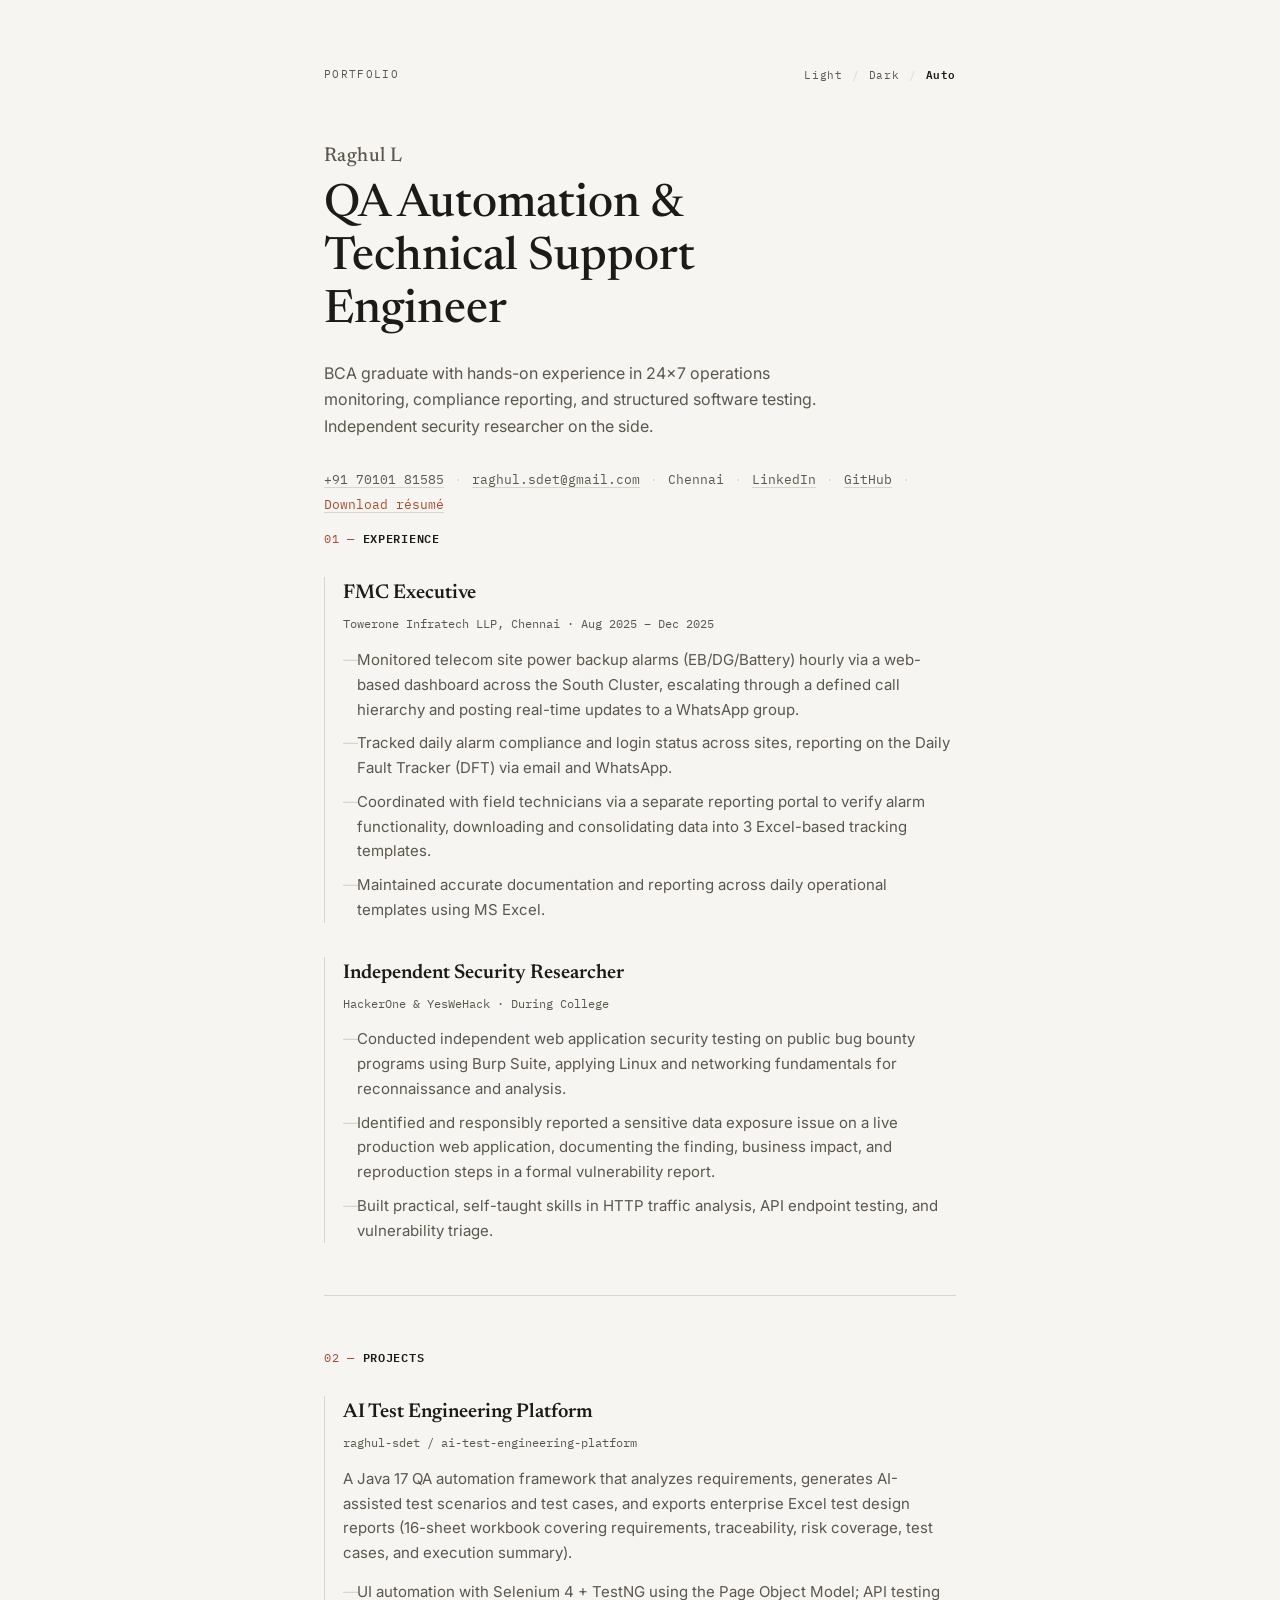
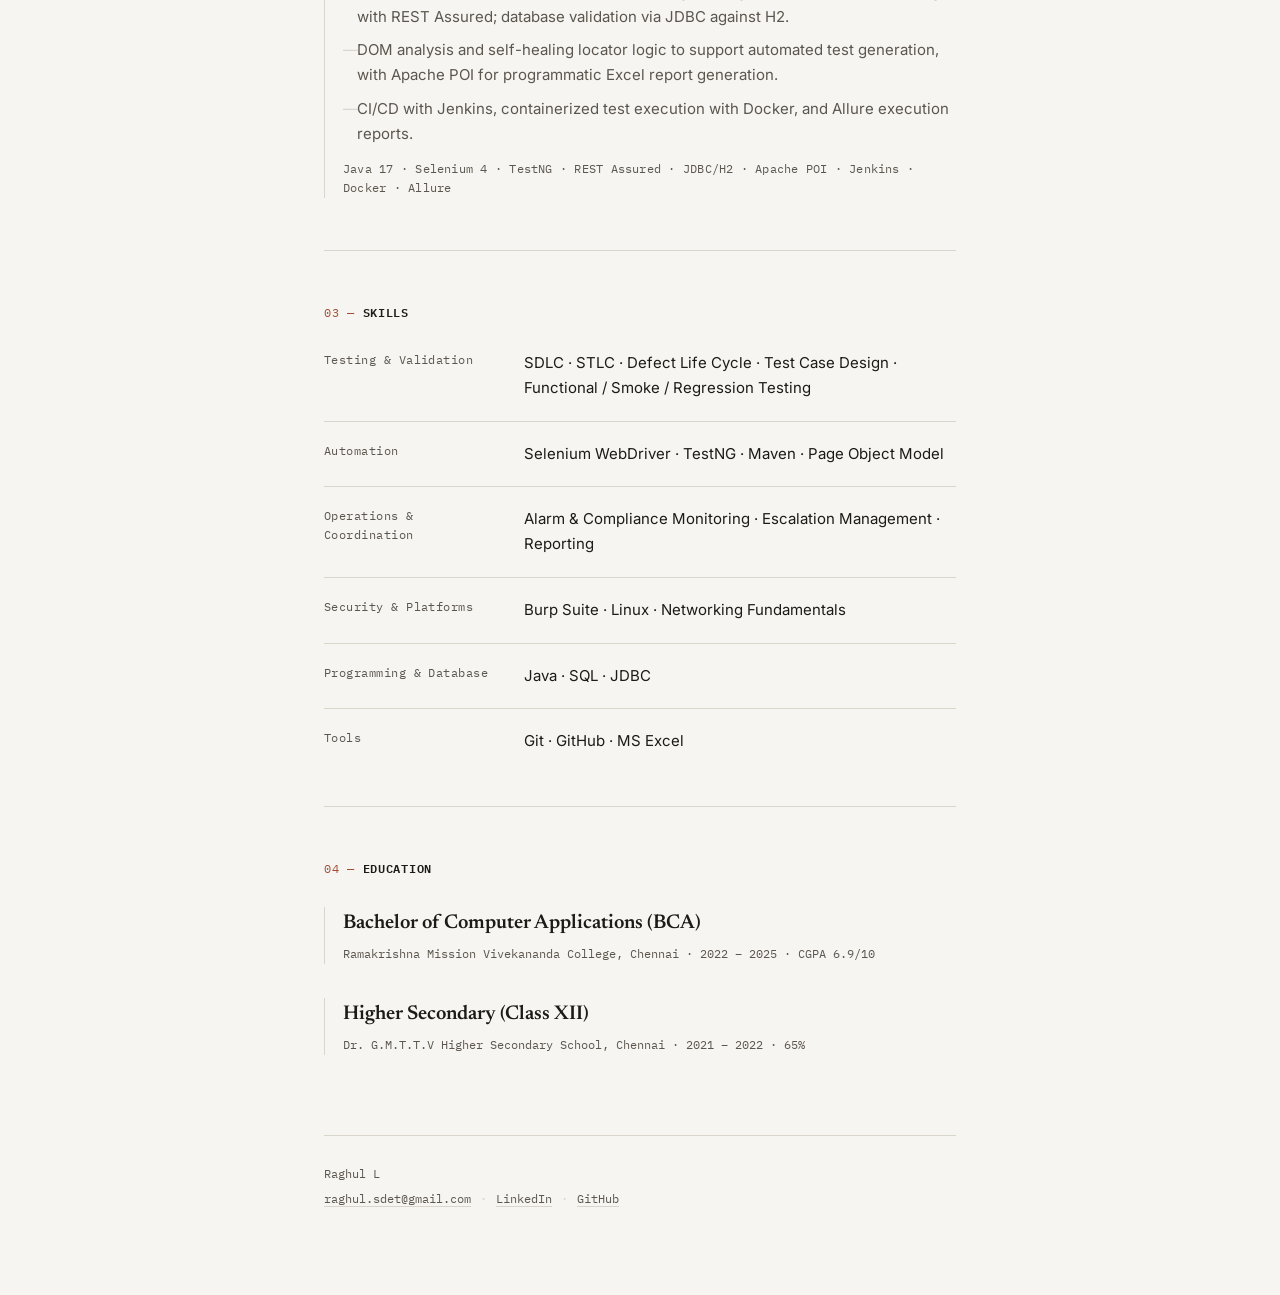
<file: index.html>
<!DOCTYPE html>
<html lang="en">
<head>
<meta charset="UTF-8">
<meta name="viewport" content="width=device-width, initial-scale=1.0">
<title>Raghul L — QA Automation &amp; Technical Support Engineer</title>
<meta name="description" content="Raghul L — QA Automation and Technical Support Engineer. Manual &amp; automation testing, telecom FMC operations, independent security research.">
<script>
  (function(){
    var saved = localStorage.getItem('theme-preference');
    var theme = saved || 'system';
    var resolved = theme === 'system'
      ? (window.matchMedia('(prefers-color-scheme: dark)').matches ? 'dark' : 'light')
      : theme;
    document.documentElement.setAttribute('data-theme', resolved);
    document.documentElement.setAttribute('data-theme-pref', theme);
  })();
</script>
<link rel="preconnect" href="https://fonts.googleapis.com">
<link rel="preconnect" href="https://fonts.gstatic.com" crossorigin>
<link href="https://fonts.googleapis.com/css2?family=Newsreader:ital,opsz,wght@0,6..72,400;0,6..72,500;0,6..72,600;1,6..72,400&family=Inter:wght@400;500;600&family=IBM+Plex+Mono:wght@500&display=swap" rel="stylesheet">
<link rel="stylesheet" href="style.css">
</head>
<body>

<div class="wrap">

  <header class="masthead">
    <div class="masthead-top">
      <p class="kicker">Portfolio</p>
      <nav class="theme-switch" aria-label="Theme">
        <button type="button" data-theme-choice="light">Light</button>
        <span class="sep">/</span>
        <button type="button" data-theme-choice="dark">Dark</button>
        <span class="sep">/</span>
        <button type="button" data-theme-choice="system">Auto</button>
      </nav>
    </div>

    <h1 class="name">Raghul L</h1>
    <p class="role">QA Automation &amp; Technical Support Engineer</p>
    <p class="intro">BCA graduate with hands-on experience in 24×7 operations
      monitoring, compliance reporting, and structured software testing.
      Independent security researcher on the side.</p>

    <p class="contact">
      <a href="tel:+917010181585">+91 70101 81585</a>
      <span class="sep">·</span>
      <a href="mailto:raghul.sdet@gmail.com">raghul.sdet@gmail.com</a>
      <span class="sep">·</span>
      <span>Chennai</span>
      <span class="sep">·</span>
      <a href="https://www.linkedin.com/in/raghul-l-b46627315/" target="_blank" rel="noopener">LinkedIn</a>
      <span class="sep">·</span>
      <a href="https://github.com/Raghul-sdet" target="_blank" rel="noopener">GitHub</a>
      <span class="sep">·</span>
      <a href="resume.pdf" download class="resume-link">Download résumé</a>
    </p>
  </header>

  <main>

    <section class="section" aria-labelledby="experience-h">
      <p class="section-num">01 — <span id="experience-h">Experience</span></p>

      <article class="entry">
        <div class="entry-head">
          <h3>FMC Executive</h3>
          <p class="entry-meta">Towerone Infratech LLP, Chennai · Aug 2025 – Dec 2025</p>
        </div>
        <ul>
          <li>Monitored telecom site power backup alarms (EB/DG/Battery) hourly
            via a web-based dashboard across the South Cluster, escalating
            through a defined call hierarchy and posting real-time updates to
            a WhatsApp group.</li>
          <li>Tracked daily alarm compliance and login status across sites,
            reporting on the Daily Fault Tracker (DFT) via email and WhatsApp.</li>
          <li>Coordinated with field technicians via a separate reporting
            portal to verify alarm functionality, downloading and
            consolidating data into 3 Excel-based tracking templates.</li>
          <li>Maintained accurate documentation and reporting across daily
            operational templates using MS Excel.</li>
        </ul>
      </article>

      <article class="entry">
        <div class="entry-head">
          <h3>Independent Security Researcher</h3>
          <p class="entry-meta">HackerOne &amp; YesWeHack · During College</p>
        </div>
        <ul>
          <li>Conducted independent web application security testing on
            public bug bounty programs using Burp Suite, applying Linux and
            networking fundamentals for reconnaissance and analysis.</li>
          <li>Identified and responsibly reported a sensitive data exposure
            issue on a live production web application, documenting the
            finding, business impact, and reproduction steps in a formal
            vulnerability report.</li>
          <li>Built practical, self-taught skills in HTTP traffic analysis,
            API endpoint testing, and vulnerability triage.</li>
        </ul>
      </article>
    </section>

    <section class="section" aria-labelledby="projects-h">
      <p class="section-num">02 — <span id="projects-h">Projects</span></p>

      <article class="entry">
        <div class="entry-head">
          <h3>AI Test Engineering Platform</h3>
          <p class="entry-meta">raghul-sdet / ai-test-engineering-platform</p>
        </div>
        <p class="entry-desc">A Java 17 QA automation framework that analyzes
          requirements, generates AI-assisted test scenarios and test cases,
          and exports enterprise Excel test design reports (16-sheet workbook
          covering requirements, traceability, risk coverage, test cases, and
          execution summary).</p>
        <ul>
          <li>UI automation with Selenium 4 + TestNG using the Page Object
            Model; API testing with REST Assured; database validation via
            JDBC against H2.</li>
          <li>DOM analysis and self-healing locator logic to support
            automated test generation, with Apache POI for programmatic Excel
            report generation.</li>
          <li>CI/CD with Jenkins, containerized test execution with Docker,
            and Allure execution reports.</li>
        </ul>
        <p class="stack">Java 17 · Selenium 4 · TestNG · REST Assured · JDBC/H2 · Apache POI · Jenkins · Docker · Allure</p>
      </article>
    </section>

    <section class="section" aria-labelledby="skills-h">
      <p class="section-num">03 — <span id="skills-h">Skills</span></p>

      <div class="skills">
        <div class="skill-group">
          <p class="skill-label">Testing &amp; Validation</p>
          <p class="skill-value">SDLC · STLC · Defect Life Cycle · Test Case Design · Functional / Smoke / Regression Testing</p>
        </div>
        <div class="skill-group">
          <p class="skill-label">Automation</p>
          <p class="skill-value">Selenium WebDriver · TestNG · Maven · Page Object Model</p>
        </div>
        <div class="skill-group">
          <p class="skill-label">Operations &amp; Coordination</p>
          <p class="skill-value">Alarm &amp; Compliance Monitoring · Escalation Management · Reporting</p>
        </div>
        <div class="skill-group">
          <p class="skill-label">Security &amp; Platforms</p>
          <p class="skill-value">Burp Suite · Linux · Networking Fundamentals</p>
        </div>
        <div class="skill-group">
          <p class="skill-label">Programming &amp; Database</p>
          <p class="skill-value">Java · SQL · JDBC</p>
        </div>
        <div class="skill-group">
          <p class="skill-label">Tools</p>
          <p class="skill-value">Git · GitHub · MS Excel</p>
        </div>
      </div>
    </section>

    <section class="section" aria-labelledby="education-h">
      <p class="section-num">04 — <span id="education-h">Education</span></p>

      <div class="entry">
        <div class="entry-head">
          <h3>Bachelor of Computer Applications (BCA)</h3>
          <p class="entry-meta">Ramakrishna Mission Vivekananda College, Chennai · 2022 – 2025 · CGPA 6.9/10</p>
        </div>
      </div>
      <div class="entry">
        <div class="entry-head">
          <h3>Higher Secondary (Class XII)</h3>
          <p class="entry-meta">Dr. G.M.T.T.V Higher Secondary School, Chennai · 2021 – 2022 · 65%</p>
        </div>
      </div>
    </section>

  </main>

  <footer class="footer">
    <p>Raghul L</p>
    <p class="footer-links">
      <a href="mailto:raghul.sdet@gmail.com">raghul.sdet@gmail.com</a>
      <span class="sep">·</span>
      <a href="https://www.linkedin.com/in/raghul-l-b46627315/" target="_blank" rel="noopener">LinkedIn</a>
      <span class="sep">·</span>
      <a href="https://github.com/Raghul-sdet" target="_blank" rel="noopener">GitHub</a>
    </p>
  </footer>

</div>

<script src="script.js"></script>
</body>
</html>
</file>
<file: style.css>
/* ===================================================================
   TOKENS
   =================================================================== */
:root{
  --bg:        #F7F5F1;
  --text:      #1C1B19;
  --text-soft: #5B564E;
  --rule:      #DAD5CB;
  --accent:    #A34E33;
  --font-serif: 'Newsreader', Georgia, serif;
  --font-sans:  'Inter', -apple-system, sans-serif;
  --font-mono:  'IBM Plex Mono', ui-monospace, monospace;
  --max: 680px;
}

html[data-theme="dark"]{
  --bg:        #17150F;
  --text:      #ECE7DC;
  --text-soft: #A69E8E;
  --rule:      #34302A;
  --accent:    #E0895F;
}

*{ box-sizing:border-box; }

body{
  margin:0;
  background:var(--bg);
  color:var(--text);
  font-family:var(--font-sans);
  line-height:1.65;
  -webkit-font-smoothing:antialiased;
  transition:background-color .15s ease, color .15s ease;
}

@media (prefers-reduced-motion: reduce){
  body{ transition:none; }
}

.wrap{
  max-width:var(--max);
  margin:0 auto;
  padding:64px 24px 80px;
}

a{ color:var(--text); text-decoration-color:var(--rule); text-underline-offset:3px; }
a:hover{ color:var(--accent); text-decoration-color:var(--accent); }
a:focus-visible, button:focus-visible{
  outline:2px solid var(--accent);
  outline-offset:3px;
}

.sep{ color:var(--rule); margin:0 2px; }

ul{ margin:0; padding:0; list-style:none; }

/* ===================================================================
   MASTHEAD
   =================================================================== */
.masthead-top{
  display:flex;
  align-items:center;
  justify-content:space-between;
  margin-bottom:56px;
}

.kicker{
  font-family:var(--font-mono);
  font-size:11px;
  letter-spacing:.12em;
  text-transform:uppercase;
  color:var(--text-soft);
  margin:0;
}

.theme-switch{
  font-family:var(--font-mono);
  font-size:11px;
  letter-spacing:.05em;
  color:var(--text-soft);
}
.theme-switch button{
  font-family:inherit;
  font-size:inherit;
  letter-spacing:inherit;
  background:none;
  border:none;
  padding:0;
  color:var(--text-soft);
  cursor:pointer;
}
.theme-switch button:hover{ color:var(--accent); }
.theme-switch button[aria-current="true"]{ color:var(--text); font-weight:600; }

.name{
  font-family:var(--font-serif);
  font-weight:500;
  font-size:20px;
  letter-spacing:.02em;
  color:var(--text-soft);
  margin:0 0 6px;
}

.role{
  font-family:var(--font-serif);
  font-weight:500;
  font-size:clamp(34px, 6vw, 46px);
  line-height:1.15;
  margin:0 0 22px;
  max-width:14ch;
}

.intro{
  max-width:52ch;
  color:var(--text-soft);
  font-size:16px;
  margin:0 0 28px;
}

.contact{
  font-family:var(--font-mono);
  font-size:12.5px;
  color:var(--text-soft);
  line-height:2;
}
.contact a{ color:var(--text-soft); }
.contact a:hover{ color:var(--accent); }
.resume-link{ color:var(--accent) !important; }

/* ===================================================================
   SECTIONS
   =================================================================== */
.section{
  padding-top:52px;
  margin-top:52px;
  border-top:1px solid var(--rule);
}
.section:first-of-type{ padding-top:0; margin-top:0; border-top:none; }

.section-num{
  font-family:var(--font-mono);
  font-size:12px;
  letter-spacing:.06em;
  color:var(--accent);
  text-transform:uppercase;
  margin:0 0 28px;
}
.section-num span{ color:var(--text); font-weight:600; }

/* ---- entries (experience / projects / education) ---- */
.entry{
  padding-left:18px;
  border-left:1px solid var(--rule);
  margin-bottom:34px;
}
.entry:last-child{ margin-bottom:0; }

.entry-head h3{
  font-family:var(--font-serif);
  font-weight:600;
  font-size:20px;
  margin:0 0 4px;
}
.entry-meta{
  font-family:var(--font-mono);
  font-size:12px;
  color:var(--text-soft);
  margin:0 0 14px;
}
.entry-desc{
  color:var(--text-soft);
  font-size:15px;
  margin:0 0 14px;
}
.entry ul{ display:flex; flex-direction:column; gap:9px; }
.entry li{
  font-size:15px;
  color:var(--text-soft);
  padding-left:14px;
  position:relative;
}
.entry li::before{
  content:"—";
  position:absolute; left:0; top:0;
  color:var(--rule);
}
.stack{
  font-family:var(--font-mono);
  font-size:11.5px;
  color:var(--text-soft);
  margin:14px 0 0;
  letter-spacing:.02em;
}

/* ---- skills ---- */
.skills{
  display:flex;
  flex-direction:column;
  gap:20px;
}
.skill-group{
  display:grid;
  grid-template-columns:180px 1fr;
  gap:20px;
  padding-bottom:20px;
  border-bottom:1px solid var(--rule);
}
.skill-group:last-child{ border-bottom:none; padding-bottom:0; }
.skill-label{
  font-family:var(--font-mono);
  font-size:11.5px;
  letter-spacing:.04em;
  color:var(--text-soft);
  margin:0;
}
.skill-value{
  font-size:15px;
  color:var(--text);
  margin:0;
}

/* ===================================================================
   FOOTER
   =================================================================== */
.footer{
  margin-top:80px;
  padding-top:28px;
  border-top:1px solid var(--rule);
  font-family:var(--font-mono);
  font-size:12px;
  color:var(--text-soft);
}
.footer p{ margin:0 0 6px; }
.footer-links a{ color:var(--text-soft); }

/* ===================================================================
   RESPONSIVE
   =================================================================== */
@media (max-width: 560px){
  .wrap{ padding:44px 20px 64px; }
  .skill-group{ grid-template-columns:1fr; gap:6px; }
  .masthead-top{ flex-wrap:wrap; gap:10px; margin-bottom:40px; }
}
</file>
